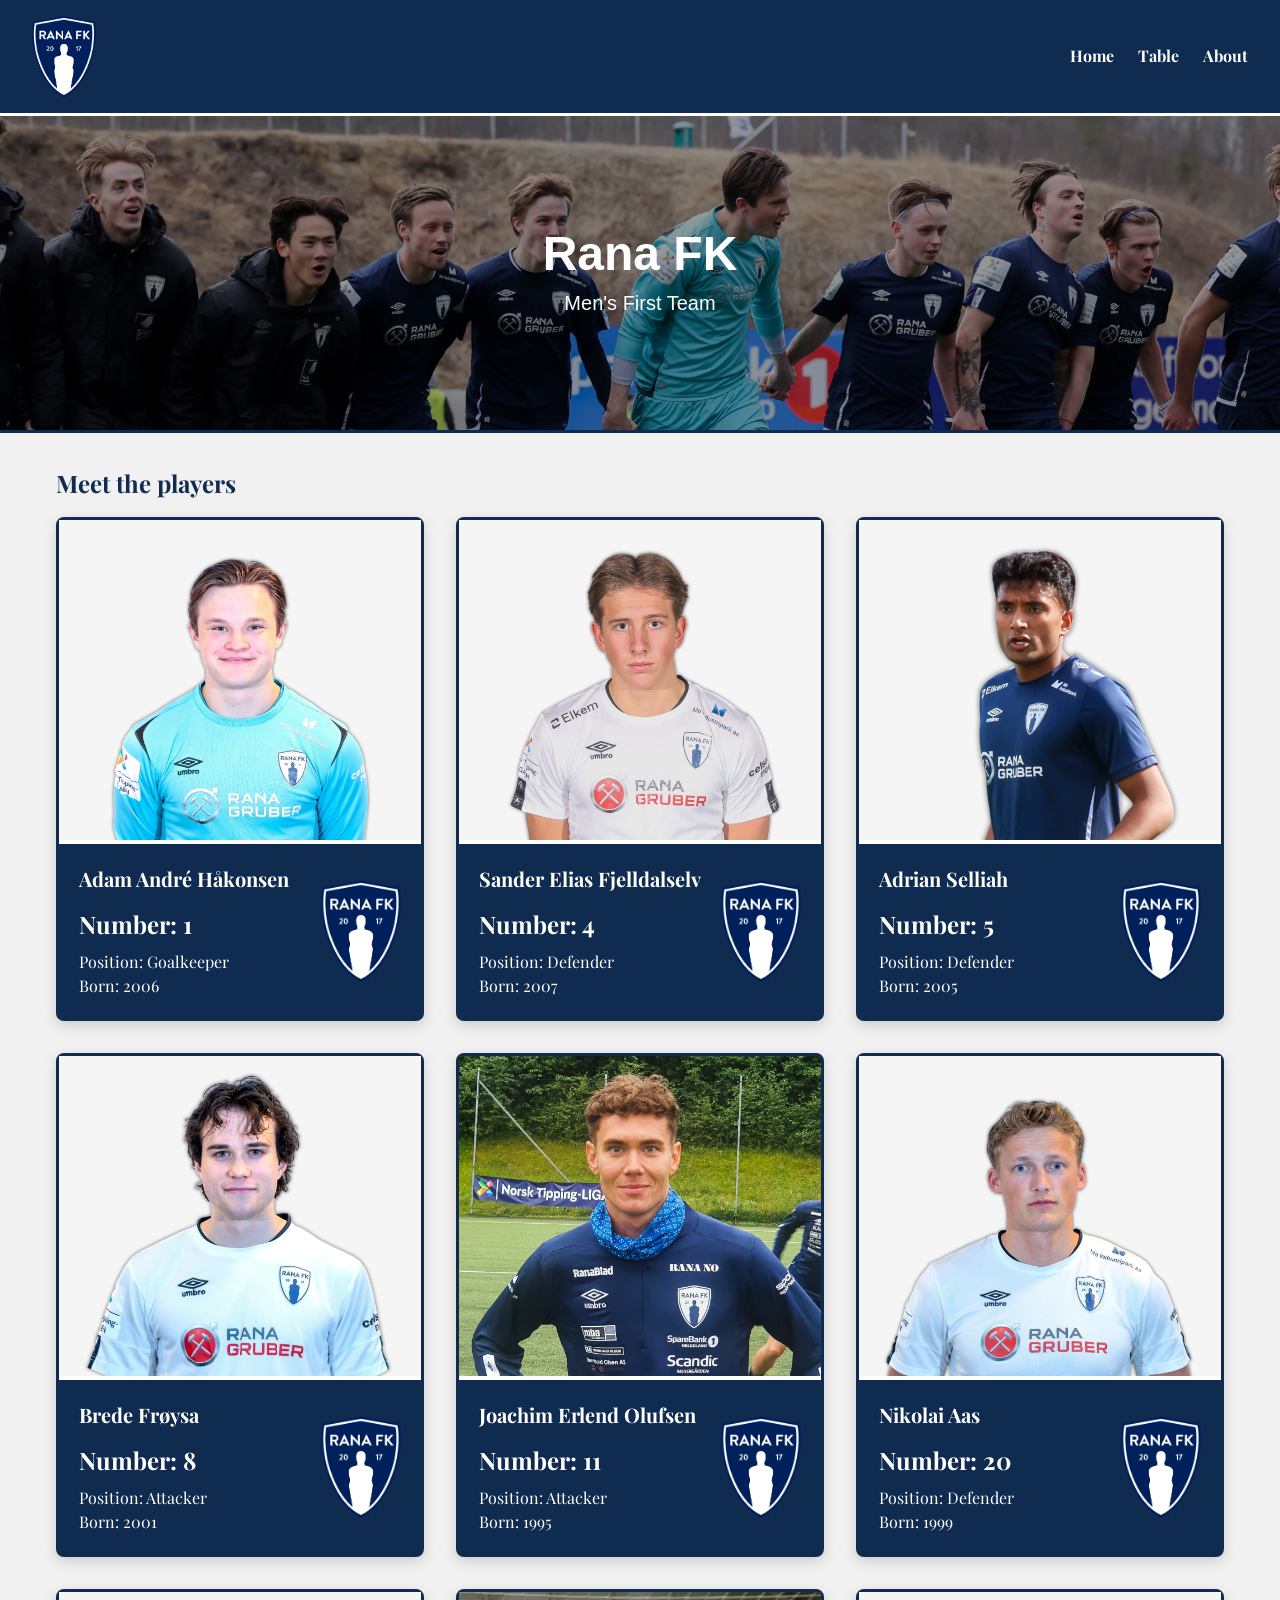
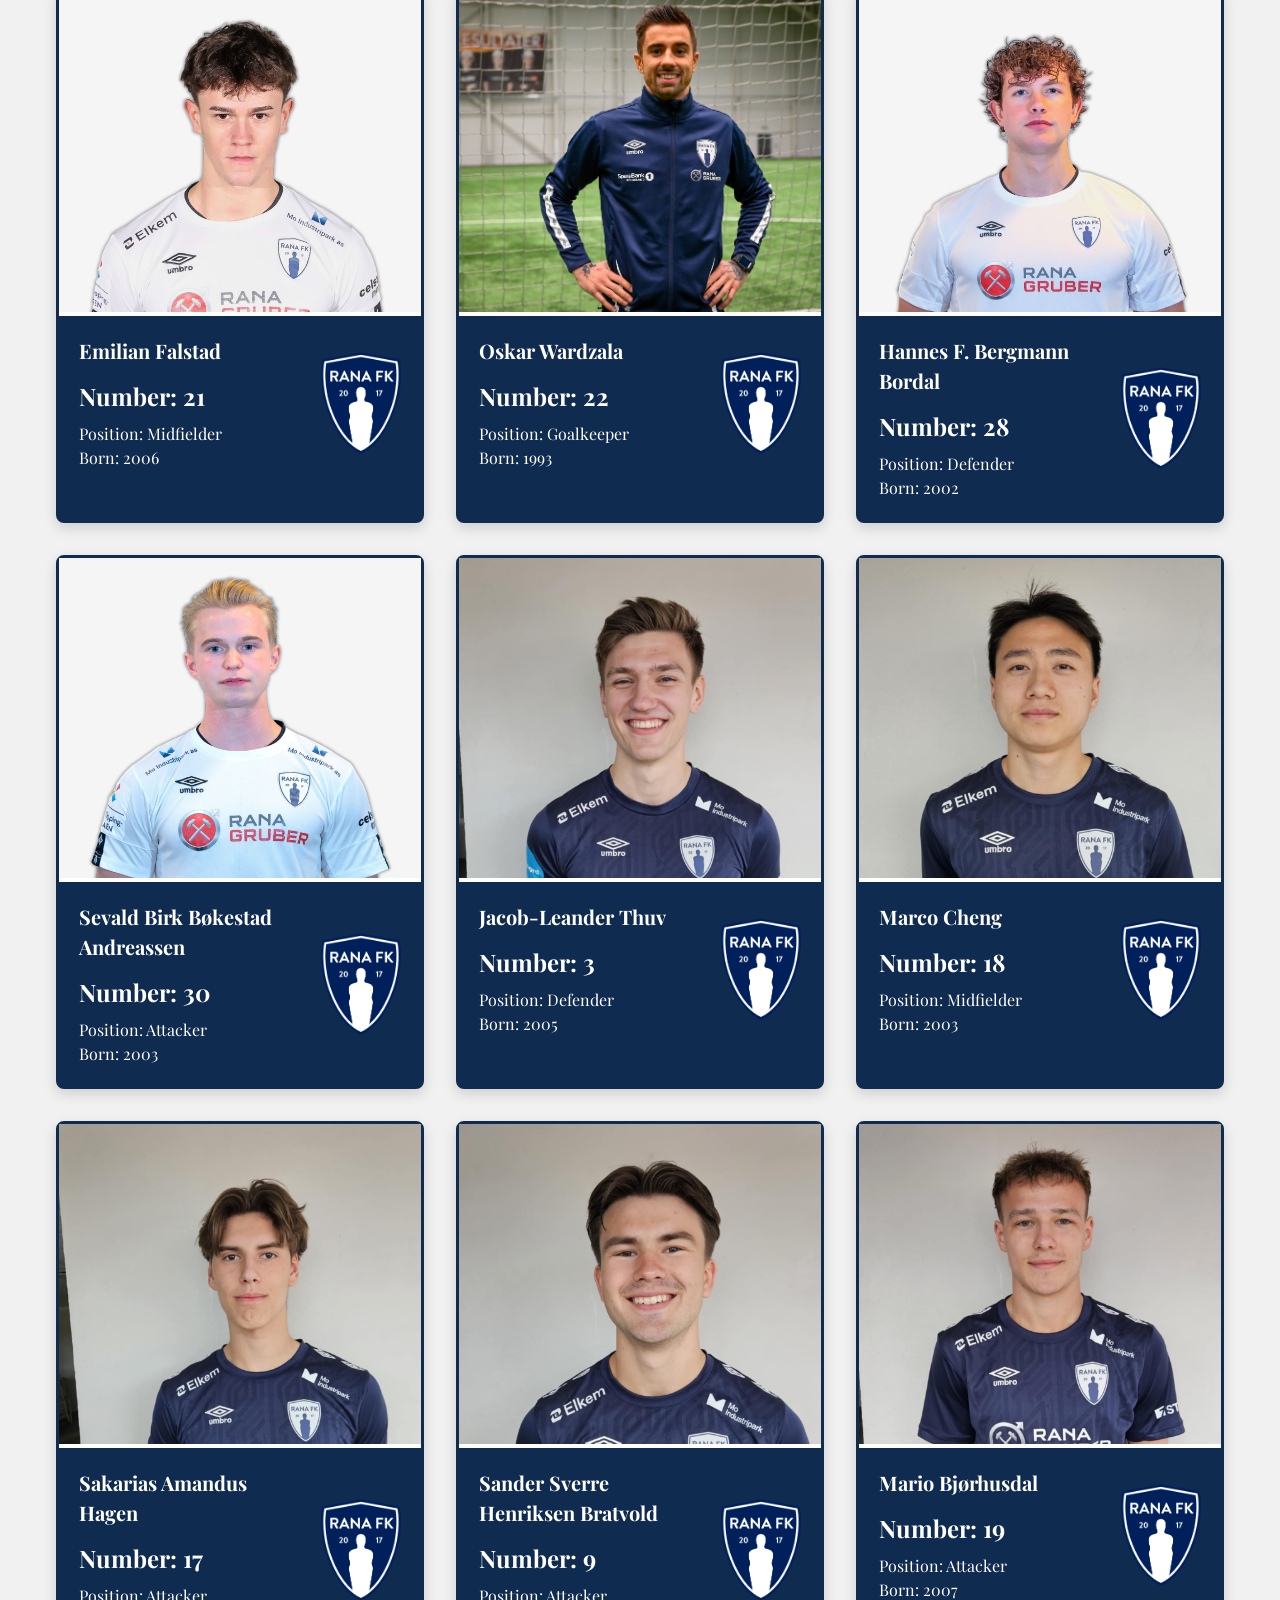
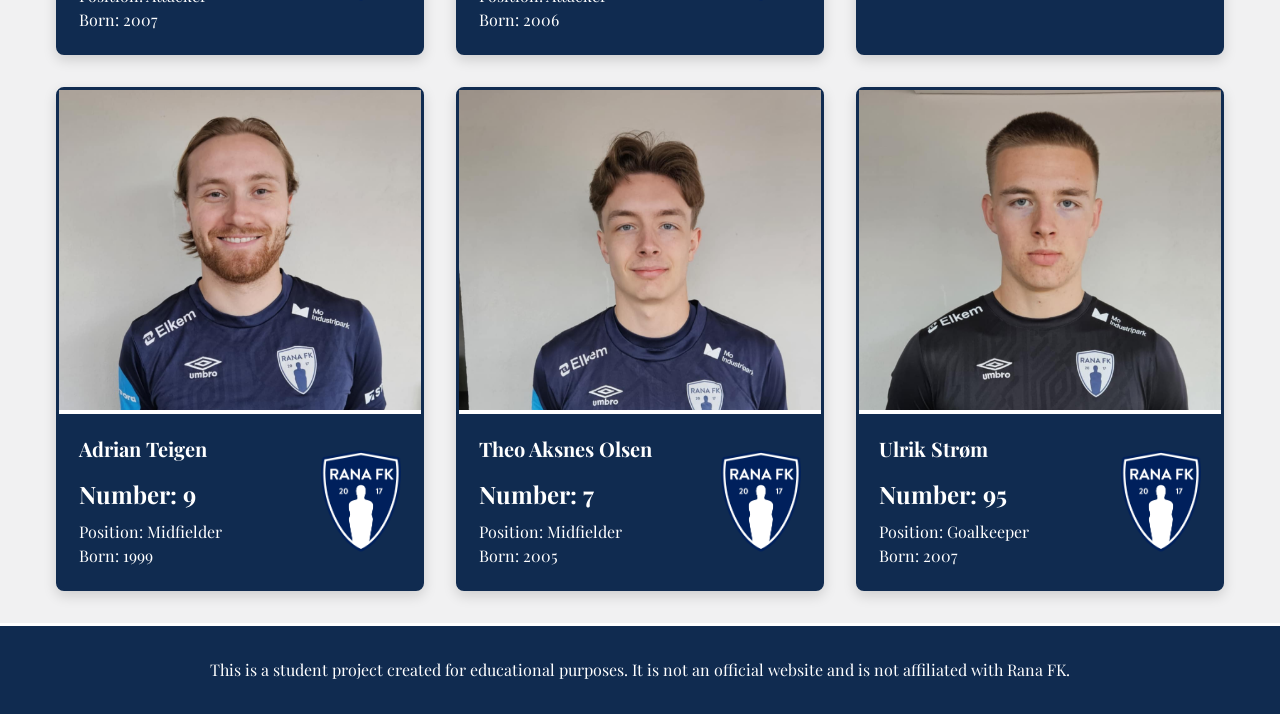
<file: index.html>
<!doctype html>
<html lang="en">
  <head>
    <meta charset="UTF-8" />
    <meta name="viewport" content="width=device-width, initial-scale=1.0" />

    <title>Rana FK | Men's A-Team</title>
    <link rel="preconnect" href="https://fonts.googleapis.com" />
    <link rel="preconnect" href="https://fonts.gstatic.com" crossorigin />
    <link
      href="https://fonts.googleapis.com/css2?family=Playfair+Display:ital,wght@0,400..900;1,400..900&display=swap"
      rel="stylesheet"
    />
    <link rel="stylesheet" href="css/reset.css" />
    <link rel="stylesheet" href="css/variables.css" />
    <link rel="stylesheet" href="css/styles.css" />
    <link rel="stylesheet" href="css/players.css" />
    <link rel="stylesheet" href="css/tabell.css" />
    <link rel="stylesheet" href="css/about.css" />
  </head>
  <body>
    <!-- Page header -->

    <header class="header">
      <!-- Logo and navigation -->
      <div class="header__top">
        <img
          class="header__logo"
          src="assets/images/Rana_FK_logo.png"
          alt="Rana FK logo"
        />

        <nav class="navbar" aria-label="Main navigation">
          <ul class="navbar__links">
            <li>
              <a class="navbar__link" href="index.html">Home</a>
            </li>
            <li>
              <a class="navbar__link" href="tabell.html">Table</a>
            </li>
            <li>
              <a class="navbar__link" href="about.html">About</a>
            </li>
          </ul>
        </nav>
      </div>

      <!-- Team photo and heading -->
      <div class="header__content">
        <h1 class="header__title">Rana FK</h1>
        <p class="header__subtitle">Men's First Team</p>
      </div>
    </header>

    <!-- Main content -->
    <main class="team">
      <h2 class="team__title">Meet the players</h2>

      <div class="team__grid">
        <!-- Player card: Adam André Håkonsen -->
        <article class="player-card">
          <img
            class="player-card__image"
            src="assets/images/1-Adam-Andre-Hakonsen.jpg"
            alt="Adam André Håkonsen wearing his Rana FK goalkeeper kit"
          />

          <div class="player-card__info">
            <h3 class="player-card__name">Adam André Håkonsen</h3>
            <p class="player-card__number">Number: 1</p>
            <p class="player-card__position">Position: Goalkeeper</p>
            <p class="player-card__birth-year">Born: 2006</p>
            <img
              class="player-card__logo"
              src="assets/images/Rana_FK_logo.png"
              alt="Rana FK logo"
            />
          </div>
        </article>
        <!-- Player card: Sander Elias Fjelldalselv -->
        <article class="player-card">
          <img
            class="player-card__image"
            src="assets/images/4-Sander-Elias-Fjelldalselv.jpg"
            alt="Sander Elias Fjelldalselv wearing his Rana FK kit"
          />

          <div class="player-card__info">
            <h3 class="player-card__name">Sander Elias Fjelldalselv</h3>
            <p class="player-card__number">Number: 4</p>
            <p class="player-card__position">Position: Defender</p>
            <p class="player-card__birth-year">Born: 2007</p>
            <img
              class="player-card__logo"
              src="assets/images/Rana_FK_logo.png"
              alt="Rana FK logo"
            />
          </div>
        </article>
        <!-- Player card: Adrian Selliah -->
        <article class="player-card">
          <img
            class="player-card__image"
            src="assets/images/5-Adrian-Selliah.png"
            alt="Adrian Selliah wearing his Rana FK kit"
          />

          <div class="player-card__info">
            <h3 class="player-card__name">Adrian Selliah</h3>
            <p class="player-card__number">Number: 5</p>
            <p class="player-card__position">Position: Defender</p>
            <p class="player-card__birth-year">Born: 2005</p>
            <img
              class="player-card__logo"
              src="assets/images/Rana_FK_logo.png"
              alt="Rana FK logo"
            />
          </div>
        </article>
        <!-- Player card: Brede Frøysa -->
        <article class="player-card">
          <img
            class="player-card__image"
            src="assets/images/8-Brede-Froysa.jpg"
            alt="Brede Frøysa wearing his Rana FK kit"
          />

          <div class="player-card__info">
            <h3 class="player-card__name">Brede Frøysa</h3>
            <p class="player-card__number">Number: 8</p>
            <p class="player-card__position">Position: Attacker</p>
            <p class="player-card__birth-year">Born: 2001</p>
            <img
              class="player-card__logo"
              src="assets/images/Rana_FK_logo.png"
              alt="Rana FK logo"
            />
          </div>
        </article>
        <!-- Player card: Joachim Erlend Olufsen -->
        <article class="player-card">
          <img
            class="player-card__image"
            src="assets/images/joachim.jpg"
            alt="Joachim Erlend Olufsen wearing his Rana FK kit"
          />

          <div class="player-card__info">
            <h3 class="player-card__name">Joachim Erlend Olufsen</h3>
            <p class="player-card__number">Number: 11</p>
            <p class="player-card__position">Position: Attacker</p>
            <p class="player-card__birth-year">Born: 1995</p>
            <img
              class="player-card__logo"
              src="assets/images/Rana_FK_logo.png"
              alt="Rana FK logo"
            />
          </div>
        </article>
        <!-- Player card: Nikolai Aas -->
        <article class="player-card">
          <img
            class="player-card__image"
            src="assets/images/20-Nikolai-Aas.jpg"
            alt="Nikolai Aas wearing his Rana FK kit"
          />

          <div class="player-card__info">
            <h3 class="player-card__name">Nikolai Aas</h3>
            <p class="player-card__number">Number: 20</p>
            <p class="player-card__position">Position: Defender</p>
            <p class="player-card__birth-year">Born: 1999</p>
            <img
              class="player-card__logo"
              src="assets/images/Rana_FK_logo.png"
              alt="Rana FK logo"
            />
          </div>
        </article>
        <!-- Player card: Emilian Falstad -->
        <article class="player-card">
          <img
            class="player-card__image"
            src="assets/images/21-Emilian-Falstad.jpg"
            alt="Emilian Falstad wearing his Rana FK kit"
          />

          <div class="player-card__info">
            <h3 class="player-card__name">Emilian Falstad</h3>
            <p class="player-card__number">Number: 21</p>
            <p class="player-card__position">Position: Midfielder</p>
            <p class="player-card__birth-year">Born: 2006</p>
            <img
              class="player-card__logo"
              src="assets/images/Rana_FK_logo.png"
              alt="Rana FK logo"
            />
          </div>
        </article>
        <!-- Player card: Oskar Wardzala -->
        <article class="player-card">
          <img
            class="player-card__image"
            src="assets/images/Oskar.jpg"
            alt="Oskar Wardzala wearing his Rana FK kit"
          />

          <div class="player-card__info">
            <h3 class="player-card__name">Oskar Wardzala</h3>
            <p class="player-card__number">Number: 22</p>
            <p class="player-card__position">Position: Goalkeeper</p>
            <p class="player-card__birth-year">Born: 1993</p>
            <img
              class="player-card__logo"
              src="assets/images/Rana_FK_logo.png"
              alt="Rana FK logo"
            />
          </div>
        </article>
        <!-- Player card: Hannes F. Bergmann Bordal -->
        <article class="player-card">
          <img
            class="player-card__image"
            src="assets/images/28-Hannes-Franklin-Bordal.jpg"
            alt="Hannes F. Bergmann Bordal wearing his Rana FK kit"
          />

          <div class="player-card__info">
            <h3 class="player-card__name">Hannes F. Bergmann Bordal</h3>
            <p class="player-card__number">Number: 28</p>
            <p class="player-card__position">Position: Defender</p>
            <p class="player-card__birth-year">Born: 2002</p>
            <img
              class="player-card__logo"
              src="assets/images/Rana_FK_logo.png"
              alt="Rana FK logo"
            />
          </div>
        </article>
        <!-- Player card: Sevald Birk Bøkestad Andreassen -->
        <article class="player-card">
          <img
            class="player-card__image"
            src="assets/images/30-Sevald-Birk-Bokestad-Andreassen.jpg"
            alt="Sevald Birk Bøkestad Andreassen wearing his Rana FK kit"
          />

          <div class="player-card__info">
            <h3 class="player-card__name">Sevald Birk Bøkestad Andreassen</h3>
            <p class="player-card__number">Number: 30</p>
            <p class="player-card__position">Position: Attacker</p>
            <p class="player-card__birth-year">Born: 2003</p>
            <img
              class="player-card__logo"
              src="assets/images/Rana_FK_logo.png"
              alt="Rana FK logo"
            />
          </div>
        </article>
        <!-- Player card: Jacob-Leander Thuv -->
        <article class="player-card">
          <img
            class="player-card__image-long"
            src="assets/images/Jakob-Leander-.jpeg"
            alt="Jakob Leander Thuv wearing his Rana FK kit"
          />

          <div class="player-card__info">
            <h3 class="player-card__name">Jacob-Leander Thuv</h3>
            <p class="player-card__number">Number: 3</p>
            <p class="player-card__position">Position: Defender</p>
            <p class="player-card__birth-year">Born: 2005</p>
            <img
              class="player-card__logo"
              src="assets/images/Rana_FK_logo.png"
              alt="Rana FK logo"
            />
          </div>
        </article>
        <!-- Player card: Marco Cheng -->
        <article class="player-card">
          <img
            class="player-card__image-long"
            src="assets/images/Marco-Cheng.jpeg"
            alt="Marco Cheng wearing his Rana FK kit"
          />

          <div class="player-card__info">
            <h3 class="player-card__name">Marco Cheng</h3>
            <p class="player-card__number">Number: 18</p>
            <p class="player-card__position">Position: Midfielder</p>
            <p class="player-card__birth-year">Born: 2003</p>
            <img
              class="player-card__logo"
              src="assets/images/Rana_FK_logo.png"
              alt="Rana FK logo"
            />
          </div>
        </article>
        <!-- Player card: Sakarias Amandus Hagen -->
        <article class="player-card">
          <img
            class="player-card__image-long"
            src="assets/images/Sakarias-1.jpeg"
            alt="Sakarias Amandus Hagen wearing his Rana FK kit"
          />

          <div class="player-card__info">
            <h3 class="player-card__name">Sakarias Amandus Hagen</h3>
            <p class="player-card__number">Number: 17</p>
            <p class="player-card__position">Position: Attacker</p>
            <p class="player-card__birth-year">Born: 2007</p>
            <img
              class="player-card__logo"
              src="assets/images/Rana_FK_logo.png"
              alt="Rana FK logo"
            />
          </div>
        </article>
        <!-- Player card: Sander Sverre Henriksen Bratvold -->
        <article class="player-card">
          <img
            class="player-card__image-long"
            src="assets/images/Sander-B.jpeg"
            alt="Sander Sverre Henriksen Bratvold wearing his Rana FK kit"
          />

          <div class="player-card__info">
            <h3 class="player-card__name">Sander Sverre Henriksen Bratvold</h3>
            <p class="player-card__number">Number: 9</p>
            <p class="player-card__position">Position: Attacker</p>
            <p class="player-card__birth-year">Born: 2006</p>
            <img
              class="player-card__logo"
              src="assets/images/Rana_FK_logo.png"
              alt="Rana FK logo"
            />
          </div>
        </article>
        <!-- Player card: Mario Bjørhusdal -->
        <article class="player-card">
          <img
            class="player-card__image-long"
            src="assets/images/Super-Mario.jpeg"
            alt="Mario Bjørhusdal wearing his Rana FK kit"
          />

          <div class="player-card__info">
            <h3 class="player-card__name">Mario Bjørhusdal</h3>
            <p class="player-card__number">Number: 19</p>
            <p class="player-card__position">Position: Attacker</p>
            <p class="player-card__birth-year">Born: 2007</p>
            <img
              class="player-card__logo"
              src="assets/images/Rana_FK_logo.png"
              alt="Rana FK logo"
            />
          </div>
        </article>
        <!-- Player card: Adrian Teigen -->
        <article class="player-card">
          <img
            class="player-card__image-long"
            src="assets/images/Teigen.jpeg"
            alt="Adrian Teigen wearing his Rana FK kit"
          />

          <div class="player-card__info">
            <h3 class="player-card__name">Adrian Teigen</h3>
            <p class="player-card__number">Number: 9</p>
            <p class="player-card__position">Position: Midfielder</p>
            <p class="player-card__birth-year">Born: 1999</p>
            <img
              class="player-card__logo"
              src="assets/images/Rana_FK_logo.png"
              alt="Rana FK logo"
            />
          </div>
        </article>
        <!-- Player card: Theo Aksnes Olsen -->
        <article class="player-card">
          <img
            class="player-card__image-long"
            src="assets/images/Theo.jpeg"
            alt="Theo Aksnes Olsen wearing his Rana FK kit"
          />

          <div class="player-card__info">
            <h3 class="player-card__name">Theo Aksnes Olsen</h3>
            <p class="player-card__number">Number: 7</p>
            <p class="player-card__position">Position: Midfielder</p>
            <p class="player-card__birth-year">Born: 2005</p>
            <img
              class="player-card__logo"
              src="assets/images/Rana_FK_logo.png"
              alt="Rana FK logo"
            />
          </div>
        </article>
        <!-- Player card: Ulrik Strøm -->
        <article class="player-card">
          <img
            class="player-card__image-long"
            src="assets/images/Ulrik.jpeg"
            alt="Ulrik Strøm wearing his Rana FK kit"
          />

          <div class="player-card__info">
            <h3 class="player-card__name">Ulrik Strøm</h3>
            <p class="player-card__number">Number: 95</p>
            <p class="player-card__position">Position: Goalkeeper</p>
            <p class="player-card__birth-year">Born: 2007</p>
            <img
              class="player-card__logo"
              src="assets/images/Rana_FK_logo.png"
              alt="Rana FK logo"
            />
          </div>
        </article>
      </div>
    </main>

    <!-- Student project disclaimer -->
    <footer class="footer">
      <p class="footer__text">
        This is a student project created for educational purposes. It is not an
        official website and is not affiliated with Rana FK.
      </p>
    </footer>
  </body>
</html>
</file>
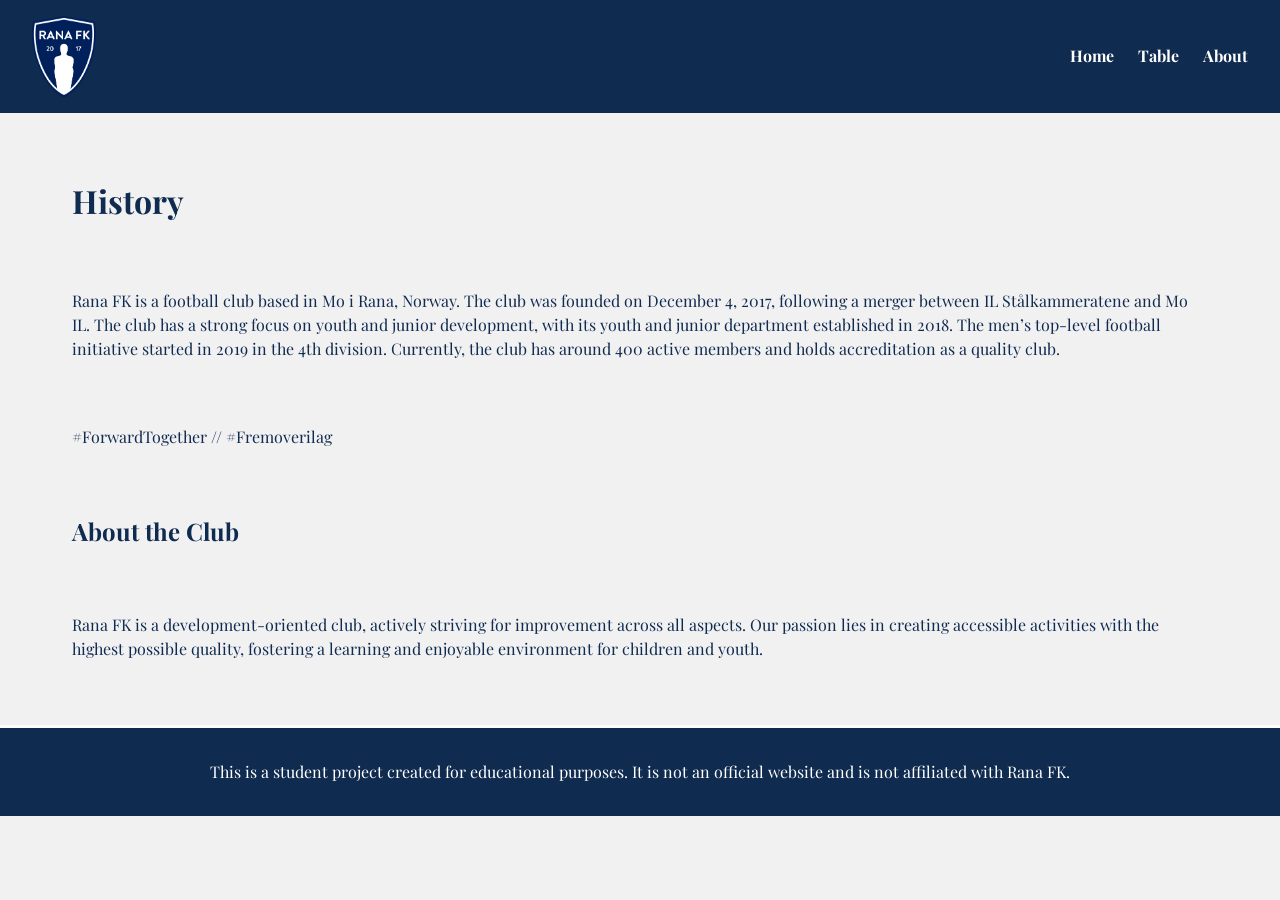
<file: about.html>
<!doctype html>
<html lang="en">
  <head>
    <meta charset="UTF-8" />
    <meta name="viewport" content="width=device-width, initial-scale=1.0" />
    <title>History - Rana FK</title>
    <link rel="preconnect" href="https://fonts.googleapis.com" />
    <link rel="preconnect" href="https://fonts.gstatic.com" crossorigin />
    <link
      href="https://fonts.googleapis.com/css2?family=Playfair+Display:ital,wght@0,400..900;1,400..900&display=swap"
      rel="stylesheet"
    />
    <link rel="stylesheet" href="css/reset.css" />
    <link rel="stylesheet" href="css/variables.css" />
    <link rel="stylesheet" href="css/styles.css" />
    <link rel="stylesheet" href="css/players.css" />
    <link rel="stylesheet" href="css/tabell.css" />
    <link rel="stylesheet" href="css/about.css" />
  </head>
  <body>
    <header class="header">
      <!-- Logo and navigation -->
      <div class="header__top">
        <img
          class="header__logo"
          src="assets/images/Rana_FK_logo.png"
          alt="Rana FK logo"
        />

        <nav class="navbar" aria-label="Main navigation">
          <ul class="navbar__links">
            <li>
              <a class="navbar__link" href="index.html">Home</a>
            </li>
            <li>
              <a class="navbar__link" href="tabell.html">Table</a>
            </li>
            <li>
              <a class="navbar__link" href="about.html">About</a>
            </li>
          </ul>
        </nav>
      </div>
    </header>
    <main class="main">
      <div class="main__content">
        <h1 class="header__history">History</h1>
        <p class="about__history">
          Rana FK is a football club based in Mo i Rana, Norway. The club was
          founded on December 4, 2017, following a merger between IL
          Stålkammeratene and Mo IL. The club has a strong focus on youth and
          junior development, with its youth and junior department established
          in 2018. The men’s top-level football initiative started in 2019 in
          the 4th division. Currently, the club has around 400 active members
          and holds accreditation as a quality club.
        </p>
        <p class="about__slogan">#ForwardTogether // #Fremoverilag</p>
      </div>
      <div></div>
      <div>
        <h2 class="header__history">About the Club</h2>
        <p class="about__history">
          Rana FK is a development-oriented club, actively striving for
          improvement across all aspects. Our passion lies in creating
          accessible activities with the highest possible quality, fostering a
          learning and enjoyable environment for children and youth.
        </p>
      </div>
    </main>
    <!-- Student project disclaimer -->
    <footer class="footer">
      <p class="footer__text">
        This is a student project created for educational purposes. It is not an
        official website and is not affiliated with Rana FK.
      </p>
    </footer>
  </body>
</html>
</file>
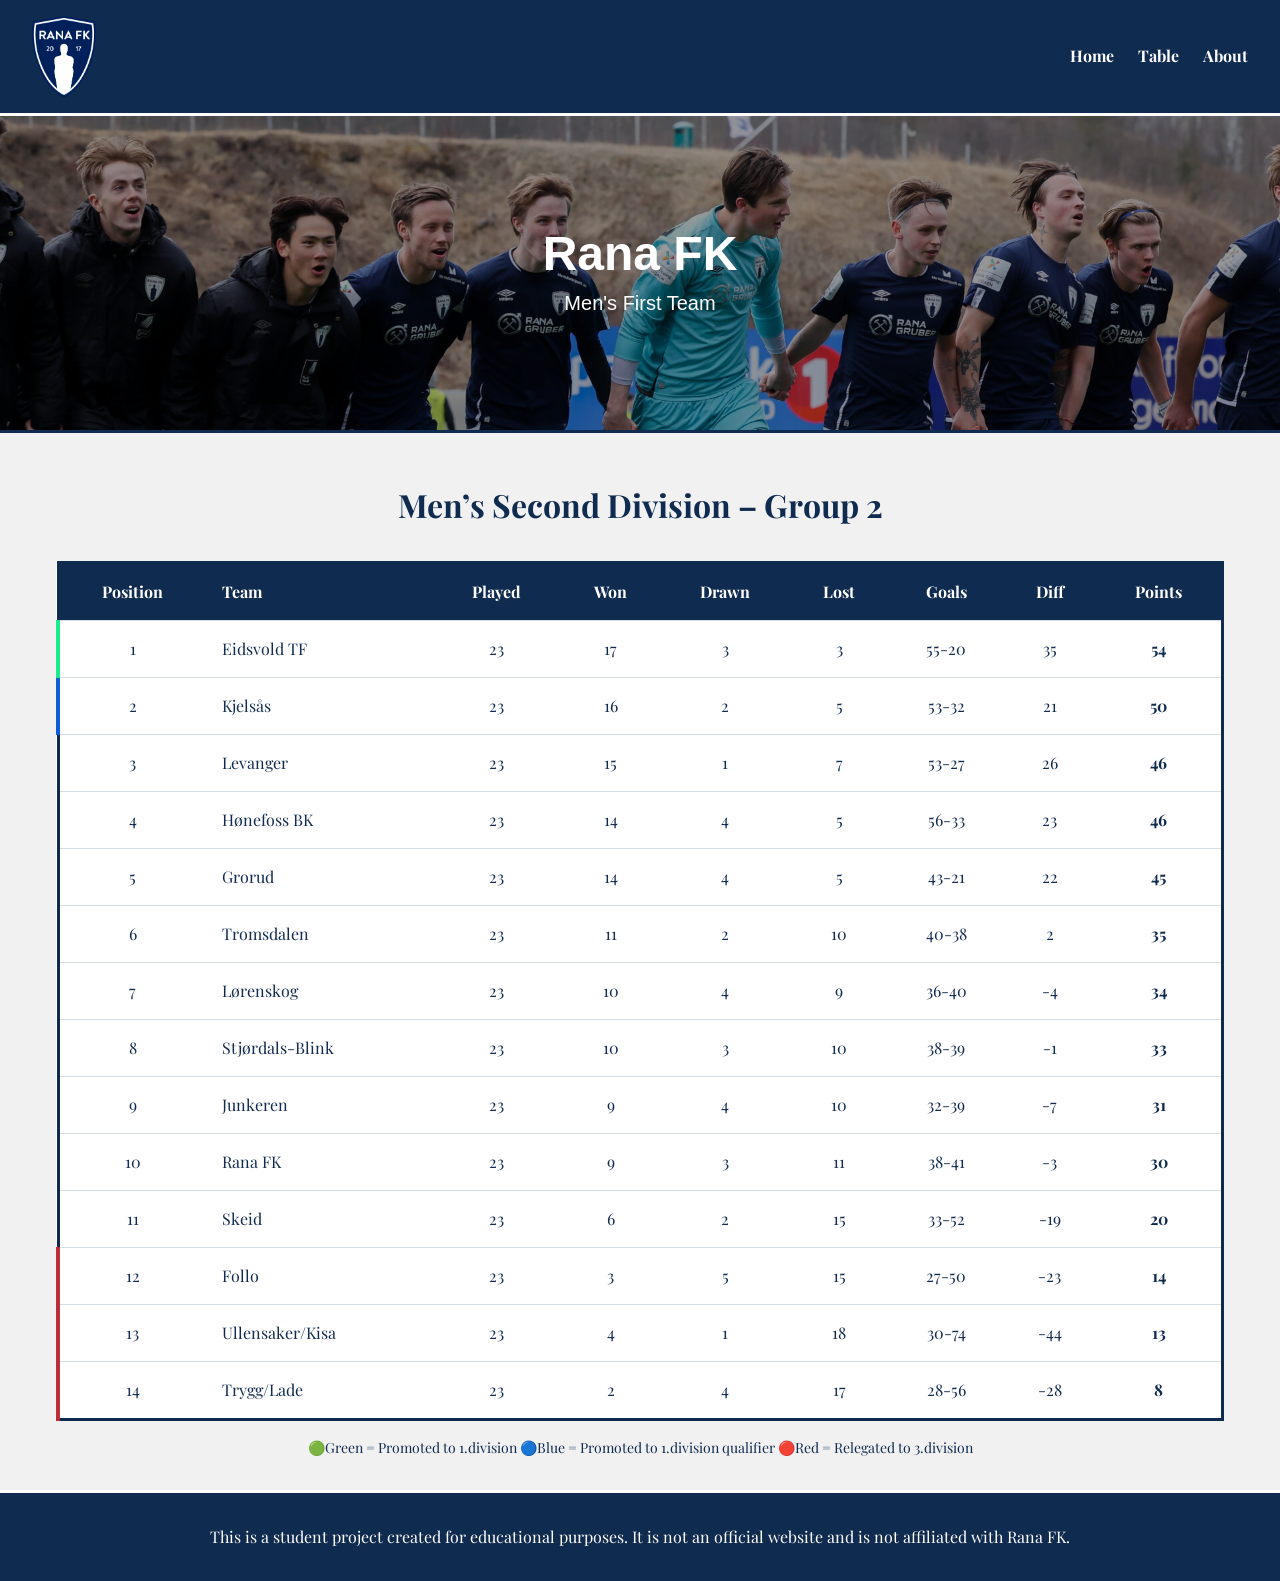
<file: tabell.html>
<!doctype html>
<html lang="en">
  <head>
    <meta charset="UTF-8" />
    <meta name="viewport" content="width=device-width, initial-scale=1.0" />

    <title>Rana FK | Second Division 2026</title>
    <link rel="preconnect" href="https://fonts.googleapis.com" />
    <link rel="preconnect" href="https://fonts.gstatic.com" crossorigin />
    <link
      href="https://fonts.googleapis.com/css2?family=Playfair+Display:ital,wght@0,400..900;1,400..900&display=swap"
      rel="stylesheet"
    />
    <link rel="stylesheet" href="css/reset.css" />
    <link rel="stylesheet" href="css/variables.css" />
    <link rel="stylesheet" href="css/styles.css" />
    <link rel="stylesheet" href="css/players.css" />
    <link rel="stylesheet" href="css/tabell.css" />
    <link rel="stylesheet" href="css/about.css" />
  </head>
  <body>
    <!-- Page header -->

    <header class="header">
      <!-- Logo and navigation -->
      <div class="header__top">
        <img
          class="header__logo"
          src="assets/images/Rana_FK_logo.png"
          alt="Rana FK logo"
        />

        <nav class="navbar" aria-label="Main navigation">
          <ul class="navbar__links">
            <li>
              <a class="navbar__link" href="index.html">Home</a>
            </li>
            <li>
              <a class="navbar__link" href="tabell.html">Table</a>
            </li>
            <li>
              <a class="navbar__link" href="about.html">About</a>
            </li>
          </ul>
        </nav>
      </div>

      <!-- Team photo and heading -->
      <div class="header__content">
        <h1 class="header__title">Rana FK</h1>
        <p class="header__subtitle">Men's First Team</p>
      </div>
    </header>
    <main>
      <section>
        <h2 class="header__tabelhead">Men’s Second Division – Group 2</h2>
        <table>
          <thead>
            <tr>
              <th scope="col" title="Position in the league table">Position</th>
              <th scope="col" title="Team">Team</th>
              <th scope="col" title="Played">Played</th>
              <th scope="col" title="Won">Won</th>
              <th scope="col" title="Drawn">Drawn</th>
              <th scope="col" title="Lost">Lost</th>
              <th scope="col" title="Goals">Goals</th>
              <th scope="col" title="Goal Difference">Diff</th>
              <th scope="col" title="Points">Points</th>
            </tr>
          </thead>
          <tbody>
            <tr class="team__promoted">
              <td>1</td>
              <td>
                <a
                  href="https://www.fotball.no/fotballdata/lag/hjem/?fiksId=756"
                  >Eidsvold TF</a
                >
              </td>
              <td>23</td>
              <td>17</td>
              <td>3</td>
              <td>3</td>
              <td>55-20</td>
              <td>35</td>
              <td>54</td>
            </tr>

            <tr class="team__promoted-qualifier">
              <td>2</td>
              <td>
                <a
                  href="https://www.fotball.no/fotballdata/lag/hjem/?fiksId=278"
                  >Kjelsås</a
                >
              </td>
              <td>23</td>
              <td>16</td>
              <td>2</td>
              <td>5</td>
              <td>53-32</td>
              <td>21</td>
              <td>50</td>
            </tr>
            <tr class="team__normal">
              <td>3</td>
              <td>
                <a
                  href="https://www.fotball.no/fotballdata/lag/hjem/?fiksId=31136"
                  >Levanger</a
                >
              </td>
              <td>23</td>
              <td>15</td>
              <td>1</td>
              <td>7</td>
              <td>53-27</td>
              <td>26</td>
              <td>46</td>
            </tr>
            <tr class="team__normal">
              <td>4</td>
              <td>
                <a
                  href="https://www.fotball.no/fotballdata/lag/hjem/?fiksId=412"
                  >Hønefoss BK</a
                >
              </td>
              <td>23</td>
              <td>14</td>
              <td>4</td>
              <td>5</td>
              <td>56-33</td>
              <td>23</td>
              <td>46</td>
            </tr>

            <tr class="team__normal">
              <td>5</td>
              <td>
                <a
                  href="https://www.fotball.no/fotballdata/lag/hjem/?fiksId=323"
                  >Grorud</a
                >
              </td>
              <td>23</td>
              <td>14</td>
              <td>4</td>
              <td>5</td>
              <td>43-21</td>
              <td>22</td>
              <td>45</td>
            </tr>
            <tr class="team__normal">
              <td>6</td>
              <td>
                <a
                  href="https://www.fotball.no/fotballdata/lag/hjem/?fiksId=647"
                  >Tromsdalen</a
                >
              </td>
              <td>23</td>
              <td>11</td>
              <td>2</td>
              <td>10</td>
              <td>40-38</td>
              <td>2</td>
              <td>35</td>
            </tr>
            <tr class="team__normal">
              <td>7</td>
              <td>
                <a
                  href="https://www.fotball.no/fotballdata/lag/hjem/?fiksId=188"
                  >Lørenskog</a
                >
              </td>
              <td>23</td>
              <td>10</td>
              <td>4</td>
              <td>9</td>
              <td>36-40</td>
              <td>-4</td>
              <td>34</td>
            </tr>
            <tr class="team__normal">
              <td>8</td>
              <td>
                <a
                  href="https://www.fotball.no/fotballdata/lag/hjem/?fiksId=186"
                  >Stjørdals-Blink</a
                >
              </td>
              <td>23</td>
              <td>10</td>
              <td>3</td>
              <td>10</td>
              <td>38-39</td>
              <td>-1</td>
              <td>33</td>
            </tr>

            <tr class="team__normal">
              <td>9</td>
              <td>
                <a
                  href="https://www.fotball.no/fotballdata/lag/hjem/?fiksId=25911"
                  >Junkeren</a
                >
              </td>
              <td>23</td>
              <td>9</td>
              <td>4</td>
              <td>10</td>
              <td>32-39</td>
              <td>-7</td>
              <td>31</td>
            </tr>
            <tr class="team__normal">
              <td>10</td>
              <td>
                <a
                  href="https://www.fotball.no/fotballdata/lag/hjem/?fiksId=206540"
                  >Rana FK</a
                >
              </td>
              <td>23</td>
              <td>9</td>
              <td>3</td>
              <td>11</td>
              <td>38-41</td>
              <td>-3</td>
              <td>30</td>
            </tr>
            <tr class="team__normal">
              <td>11</td>
              <td>
                <a
                  href="https://www.fotball.no/fotballdata/lag/hjem/?fiksId=44747"
                  >Skeid</a
                >
              </td>
              <td>23</td>
              <td>6</td>
              <td>2</td>
              <td>15</td>
              <td>33-52</td>
              <td>-19</td>
              <td>20</td>
            </tr>

            <tr class="team__relegated">
              <td>12</td>
              <td>
                <a
                  href="https://www.fotball.no/fotballdata/lag/hjem/?fiksId=695"
                  >Follo</a
                >
              </td>
              <td>23</td>
              <td>3</td>
              <td>5</td>
              <td>15</td>
              <td>27-50</td>
              <td>-23</td>
              <td>14</td>
            </tr>
            <tr class="team__relegated">
              <td>13</td>
              <td>
                <a
                  href="https://www.fotball.no/fotballdata/lag/hjem/?fiksId=153683"
                  >Ullensaker/Kisa</a
                >
              </td>
              <td>23</td>
              <td>4</td>
              <td>1</td>
              <td>18</td>
              <td>30-74</td>
              <td>-44</td>
              <td>13</td>
            </tr>
            <tr class="team__relegated">
              <td>14</td>
              <td>
                <a
                  href="https://www.fotball.no/fotballdata/lag/hjem/?fiksId=134611"
                  >Trygg/Lade</a
                >
              </td>
              <td>23</td>
              <td>2</td>
              <td>4</td>
              <td>17</td>
              <td>28-56</td>
              <td>-28</td>
              <td>8</td>
            </tr>
          </tbody>
        </table>
      </section>
      <div class="table__explanation">
        <p>
          <span class="team__promoted"> 🟢Green</span> = Promoted to 1.division

          <span class="team__promoted-qualifier">🔵Blue</span> = Promoted to
          1.division qualifier

          <span class="team__relegated">🔴Red</span> = Relegated to 3.division
        </p>
      </div>
    </main>
    <!-- Student project disclaimer -->
    <footer class="footer">
      <p class="footer__text">
        This is a student project created for educational purposes. It is not an
        official website and is not affiliated with Rana FK.
      </p>
    </footer>
  </body>
</html>
</file>
<file: css/variables.css>
:root {
  /* Colors and spacing */
  --color-primary: #102b50;
  --color-background: #f1f1f2;
  --color-white: hwb(0 100% 0%);
  --color-text: #000000;
  --color-text2: #3066ac;

  --spacing-small: 0.5rem;
  --spacing-medium: 1rem;
  --spacing-large: 2rem;

  /* Font families */
  --font-body: "Playfair Display", serif;
  --font-heading: Arial, sans-serif;

  /* Font sizes */
  --font-size-small: 0.875rem;
  --font-size-base: 1rem;
  --font-size-medium: 1.25rem;
  --font-size-large: 1.5rem;
  --font-size-xl: 2rem;
  --font-size-xxl: 3rem;
}
</file>
<file: css/styles.css>
/* General page styling */
body {
  font-family: var(--font-body);
  line-height: 1.5;
  background-color: var(--color-background);
  color: var(--color-primary);
}

/* Header */
.header {
  background-color: var(--color-primary);
  color: var(--color-white);
}

/* Logo and navigation */
.header__top {
  display: flex;
  justify-content: space-between;
  align-items: center;
  gap: 1rem;
  padding: 1rem 2rem;
}

.header__logo {
  display: block;
  width: 4rem;
  height: auto;
  margin: 0;
}

.navbar__links {
  display: flex;
  flex-wrap: wrap;
  gap: 1.5rem;
  list-style: none;
  margin: 0;
  padding: 0;
}

.navbar__link {
  color: var(--color-white);
  text-decoration: none;
  font-weight: 700;
}

.navbar__link:hover,
.navbar__link:focus-visible {
  text-decoration: underline;
  text-underline-offset: 0.3rem;
}

/* Team photo and heading */
.header__content {
  display: flex;
  flex-direction: column;
  justify-content: center;
  align-items: center;
  gap: 0.5rem;

  min-height: 20rem;
  padding: 2rem 1rem;
  text-align: center;

  background-image:
    linear-gradient(rgb(0 0 0 / 40%), rgb(0 0 0 / 40%)),
    url("../assets/images/Lag.jpg");
  background-size: cover;
  background-position: center 30%;
  background-repeat: no-repeat;
  border-top: 0.2rem solid var(--color-white);
  border-bottom: 0.2rem solid var(--color-primary);
}

.header__title {
  margin: 0;
  padding: 0;
  font-family: var(--font-heading);
  font-size: var(--font-size-xxl);
  line-height: 1.1;
}

.header__subtitle {
  margin: 0;
  padding: 0;
  font-family: var(--font-heading);
  font-size: var(--font-size-medium);
}

/* Page footer */
.footer {
  border-top: 0.2rem solid var(--color-white);
  padding: var(--spacing-large) var(--spacing-medium);
  background-color: var(--color-primary);
  color: var(--color-white);
  text-align: center;
}
</file>
<file: css/players.css>
/* Main content */
.team {
  max-width: 75rem;
  margin: 0 auto;
  padding: var(--spacing-large) var(--spacing-medium);
}

.team__title {
  margin-bottom: var(--spacing-medium);
  color: var(--color-primary);
}

/* Player grid: one column on small screens */
.team__grid {
  display: grid;
  grid-template-columns: 1fr;
  gap: var(--spacing-large);
}

/* Player card */
.player-card {
  border: 0.2rem solid var(--color-primary);
  background-color: var(--color-primary);
  color: var(--color-white);
  border-radius: 0.5rem;
  position: relative;
  overflow: visible;
  box-shadow: 0 0.3rem 0.8rem rgb(0 0 0 / 15%);
  transition: transform 0.3s ease;
}
.player-card:hover {
  z-index: 10;
  transform: scale(1.08);
  box-shadow: 0 1rem 2rem rgb(0 0 0 / 25%);
}

.player-card__image {
  display: block;
  width: 100%;
  height: 20rem;
  margin: 0;
  border-radius: 0;
  object-fit: cover;
  object-position: center top;
  position: relative;
  transform-origin: center;
  transition:
    transform 0.3s ease,
    box-shadow 0.3s ease;
}
.player-card__image-long {
  display: block;
  width: 100%;
  height: 20rem;
  margin: 0;
  border-radius: 0;
  object-fit: cover;
  object-position: center 20%;
  position: relative;
  transform-origin: center;
  transition:
    transform 0.3s ease,
    box-shadow 0.3s ease;
}

.player-card__info {
  position: relative;
  padding: 1.25rem;
  padding-right: 7rem;
  border-top: 0.25rem solid var(--color-white);
}
.player-card__logo {
  position: absolute;
  right: 1.25rem;
  top: 50%;
  transform: translateY(-50%);
  width: 5rem;
  height: auto;
}

.player-card__name {
  margin-bottom: 0.75rem;
  color: var(--color-white);
  font-size: var(--font-size-medium);
}
.player-card__number {
  margin-bottom: 0.5rem;
  font-size: var(--font-size-large);
  font-weight: 700;
}
/* Two columns on medium screens */
@media (min-width: 40rem) {
  .team__grid {
    grid-template-columns: repeat(2, 1fr);
  }
}

/* Three columns on large screens */
@media (min-width: 64rem) {
  .team__grid {
    grid-template-columns: repeat(3, 1fr);
  }
}
@media (prefers-reduced-motion: reduce) {
  .player-card {
    transition: none;
  }

  .player-card:hover {
    transform: none;
  }
}
</file>
<file: css/tabell.css>
/* Main content */
main {
  max-width: 75rem;
  margin: 0 auto;
  padding: var(--spacing-large) var(--spacing-medium);
}

main h2 {
  margin-bottom: var(--spacing-medium);
  color: var(--color-primary);
}

/* Allow horizontal scrolling */
main section {
  overflow-x: auto;
}

/* Table */
table {
  border: 0.2rem solid var(--color-primary);
  width: 100%;
  min-width: 50rem;
  border-collapse: collapse;
  background-color: var(--color-white);
}
.header__tabelhead {
  margin-bottom: var(--spacing-medium);
  color: var(--color-primary);
  text-align: center;
  font-size: var(--font-size-xl);
  font-weight: bold;
  padding: var(--spacing-medium) 0;
}
th,
td {
  padding: var(--spacing-medium);
  text-align: center;
  border-bottom: 1px solid #d6dce4;
}

th {
  background-color: var(--color-primary);
  color: var(--color-white);
}

/* Team names */
th:nth-child(2),
td:nth-child(2) {
  text-align: left;
  white-space: nowrap;
}

td a {
  color: var(--color-primary);
  text-decoration: none;
}

td a:hover,
td a:focus-visible {
  text-decoration: underline;
}

/* Points */
td:last-child {
  font-weight: 700;
}

/* Promotion and relegation markers */
tr.team__promoted td:first-child {
  border-left: 0.3rem solid #1ced8c;
}

tr.team__promoted-qualifier td:first-child {
  border-left: 0.3rem solid #0b5ed7;
}

tr.team__relegated td:first-child {
  border-left: 0.3rem solid #bb2d3b;
}

/* Explanation below the table */
.table__explanation {
  display: flex;
  flex-wrap: wrap;
  justify-content: center;
  align-items: center;
  gap: 1.5rem;
  margin-top: var(--spacing-medium);
  font-size: var(--font-size-small);
  font-weight: 400;
}

/* Adjust text and spacing on small screens */
@media (max-width: 40rem) {
  table {
    font-size: var(--font-size-small);
  }

  th,
  td {
    padding: 0.5rem 0.25rem;
  }
}
</file>
<file: css/about.css>
.header__history {
  max-width: 75rem;
  margin: 0 auto;
  padding: var(--spacing-large) var(--spacing-medium);
  color: var(--color-primary);
}
.about__history {
  max-width: 75rem;
  margin: 0 auto;
  padding: var(--spacing-large) var(--spacing-medium);
}
.about__slogan {
  max-width: 75rem;
  margin: 0 auto;
  padding: var(--spacing-large) var(--spacing-medium);
  color: var(--color-primary);
}
</file>
